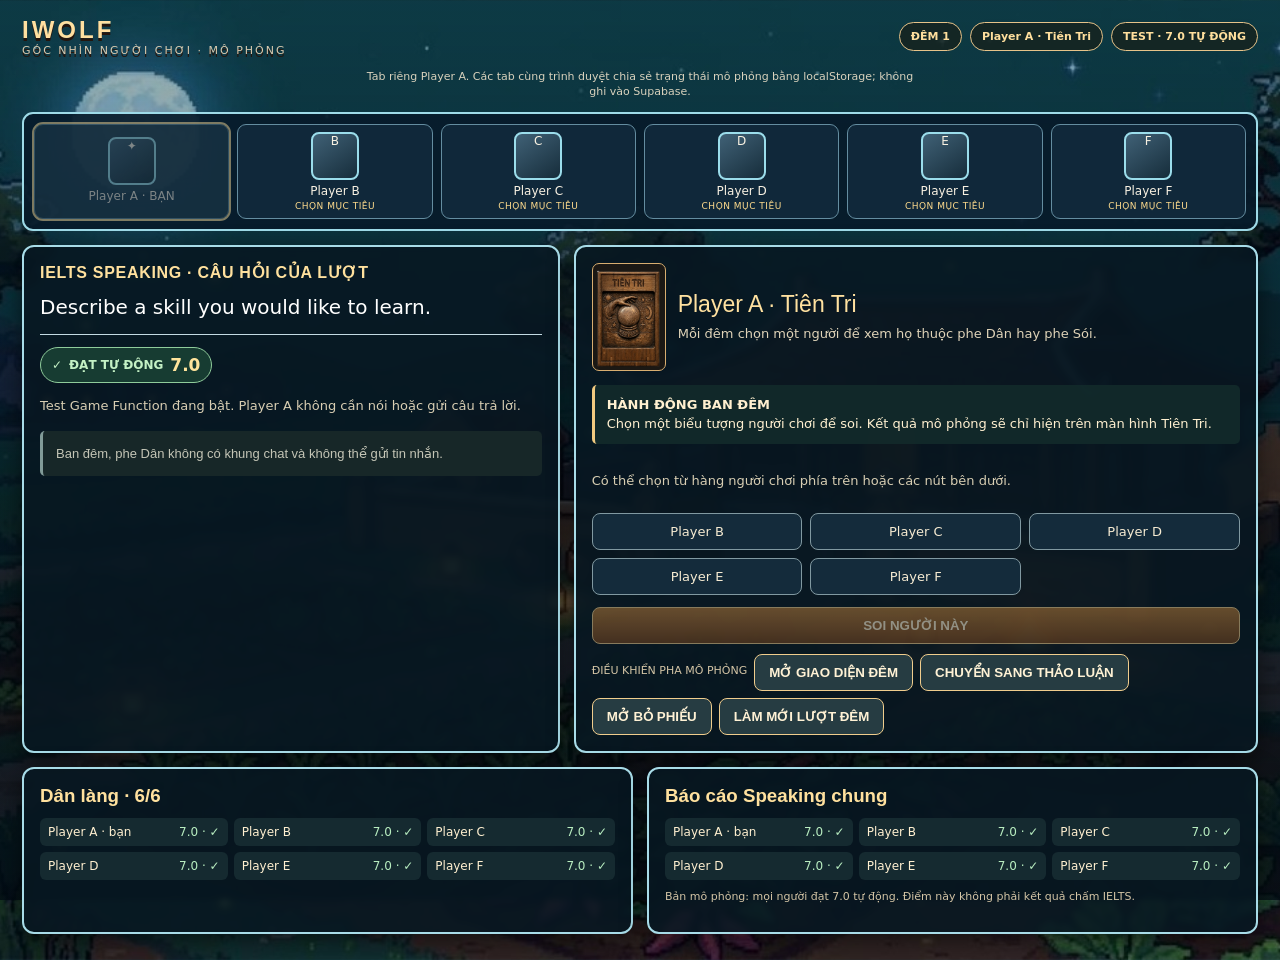
<file: simulator.html>
<!doctype html>
<html lang="vi">
<head>
  <meta charset="utf-8">
  <meta name="viewport" content="width=device-width, initial-scale=1">
  <meta name="theme-color" content="#102b27">
  <title>IWOLF · Màn hình người chơi</title>
  <link rel="stylesheet" href="simulator.css?v=4">
</head>
<body>
  <div id="screen"></div>
  <script src="simulator.js?v=4"></script>
</body>
</html>
</file>
<file: simulator.css>
:root{color-scheme:dark;--gold:#f2ca80;--cream:#fff0d0;--panel:rgba(7,23,34,.88);--line:#b4e7ef;--blue:#18344b;--green:#17372e;--red:#dc6358}*{box-sizing:border-box}body{margin:0;min-height:100vh;background:#081a20;color:var(--cream);font-family:Georgia,'Trebuchet MS',serif}.scene{min-height:100vh;background-position:center;background-size:cover;padding:16px 22px 26px;position:relative}.scene:before{content:"";position:fixed;inset:0;background:linear-gradient(180deg,rgba(2,12,20,.28),rgba(2,12,20,.78));pointer-events:none}.app{position:relative;z-index:1;max-width:1500px;margin:auto}.top{display:flex;align-items:center;justify-content:space-between;gap:16px;margin-bottom:12px}.brand{font-weight:900;letter-spacing:3px;font-size:24px;color:#ffe0a0;text-shadow:0 3px #25160e}.brand small{display:block;font:11px system-ui;letter-spacing:2px;color:#d9ccb1}.badges{display:flex;gap:8px;align-items:center}.badge{padding:7px 11px;border:1px solid #e6c389;border-radius:999px;background:#162421de;color:#ffdf9d;font:700 11px system-ui}.sim-warning{max-width:560px;margin:0 auto 12px;text-align:center;color:#d9d2bd;font:11px/1.4 system-ui}.roster{display:grid;grid-template-columns:repeat(6,minmax(72px,1fr));gap:8px;padding:10px;background:#071b2ae8;border:2px solid #9edbe8;border-radius:11px;margin-bottom:14px}.person{padding:7px 4px;text-align:center;border:1px solid #648da0;border-radius:9px;background:#10283a}.person.me{outline:2px solid #ffe29d;background:#244153}.portrait{width:48px;height:48px;margin:0 auto 4px;border:2px solid #9bddeb;border-radius:8px;background:linear-gradient(145deg,#406176,#162d3b);display:grid;place-items:center;font:700 19px system-ui;color:#ffe09b}.person span{display:block;font:12px system-ui;color:#f8f1e2}.grid{display:grid;grid-template-columns:minmax(290px,.88fr) minmax(380px,1.12fr);gap:14px}.panel{border:2px solid #a8dce8;border-radius:12px;background:var(--panel);box-shadow:0 8px 25px #0008;padding:16px;backdrop-filter:blur(3px)}.panel h2,.panel h3{margin:0 0 11px;color:#ffe19e}.speaking h2{font-size:16px;letter-spacing:.7px}.question{font:20px/1.45 system-ui;color:#fff}.rule{height:1px;background:#c4dbe3;margin:12px 0}.status{font:13px/1.6 system-ui;color:#d8ceb3}.pass{display:inline-flex;align-items:center;gap:7px;border:1px solid #8fcc9b;border-radius:999px;padding:7px 11px;background:#173c32;color:#c4f1c5;font:700 12px system-ui}.pass strong{color:#ffe49b;font-size:17px}.ability{min-height:100%;display:flex;flex-direction:column}.role-head{display:flex;align-items:center;gap:12px}.role-img{width:74px;height:108px;object-fit:cover;border:1px solid #d8ae70;border-radius:7px;background:#1b1814}.role-name{font-size:23px;color:#ffe1a0}.role-desc{font:13px/1.5 system-ui;color:#dfd3b8;margin-top:6px}.role-note{margin:14px 0;padding:10px 12px;border-left:3px solid var(--gold);border-radius:5px;background:#132b2bdd;font:13px/1.5 system-ui}.targets{display:grid;grid-template-columns:repeat(3,minmax(80px,1fr));gap:8px;margin:8px 0 12px}.target{border:1px solid #8199a1;border-radius:8px;background:#142b3b;color:#f6ebd2;padding:10px 7px;cursor:pointer;font:13px system-ui}.target:hover,.target.selected{outline:2px solid #f4cf83;background:#284151}.btn{border:1px solid #f0cd8d;border-radius:8px;padding:10px 14px;background:linear-gradient(#b37939,#75451f);color:#fff2d5;font-weight:800;cursor:pointer}.btn.secondary{background:#263c42}.btn:disabled{opacity:.55;cursor:default}.bottom{display:grid;grid-template-columns:1fr 1fr;gap:14px;margin-top:14px}.player-list{display:grid;grid-template-columns:repeat(3,1fr);gap:6px}.player-line{padding:7px 8px;border-radius:6px;background:#152a30;font:12px system-ui}.player-line .score{float:right;color:#b8edc0}.chat-log{height:145px;overflow:auto;padding:9px;border:1px solid #66818a;border-radius:7px;background:#061a25;font:12px/1.5 system-ui}.chat-log p{margin:4px 0}.chat-form{display:flex;gap:7px;margin-top:8px}.chat-form input{flex:1;min-width:0;border:1px solid #849da1;border-radius:7px;background:#102430;color:#fff;padding:9px}.host-controls{display:flex;gap:7px;flex-wrap:wrap;margin-top:10px}.notice{font:11px/1.5 system-ui;color:#d4c5a6;margin-top:9px}.day-view{grid-column:1/-1;display:grid;grid-template-columns:1fr 1fr;gap:12px}.day-card{padding:12px;border:1px solid #799aa0;border-radius:8px;background:#132a31}.day-card select{width:100%;margin:7px 0;padding:9px;background:#0e2026;color:#fff;border:1px solid #8b9d98;border-radius:7px}@media(max-width:850px){.grid,.bottom{grid-template-columns:1fr}.day-view{grid-template-columns:1fr}.scene{padding:12px}.roster{gap:4px;padding:6px}.portrait{width:38px;height:38px}.person span{font-size:10px}}@media(max-width:500px){.roster{grid-template-columns:repeat(3,1fr)}.top{align-items:flex-start;flex-direction:column}.targets{grid-template-columns:repeat(2,1fr)}.player-list{grid-template-columns:repeat(2,1fr)}}
.person{display:block;width:100%;padding:7px 4px;text-align:center;border:1px solid #648da0;border-radius:9px;background:#10283a;color:inherit;font-family:inherit;cursor:pointer}.person.me{outline:2px solid #ffe29d;background:#244153}.person.selected{border-color:#f4cf83;background:#284151;box-shadow:0 0 0 2px #f4cf8380}.person:disabled{opacity:.48;cursor:not-allowed}.person small{display:block;color:#ffdc8d;font:9px system-ui;letter-spacing:.5px;margin-top:3px}body{font-family:Segoe UI,Arial,sans-serif}.quick-replies{display:flex;flex-wrap:wrap;gap:6px;margin:8px 0}.quick-reply{border:1px solid #6d8c99;border-radius:7px;background:#183246;color:#f3e5c9;padding:7px 9px;cursor:pointer;text-align:left;font:12px/1.35 Segoe UI,Arial,sans-serif}.quick-reply:hover{border-color:#f2ca80;background:#27475a}.night-chat-closed{margin:14px 0;padding:13px;border-left:3px solid #819b98;border-radius:5px;background:#172728;color:#c4c5b6;font:13px/1.5 Segoe UI,Arial,sans-serif}
</file>
